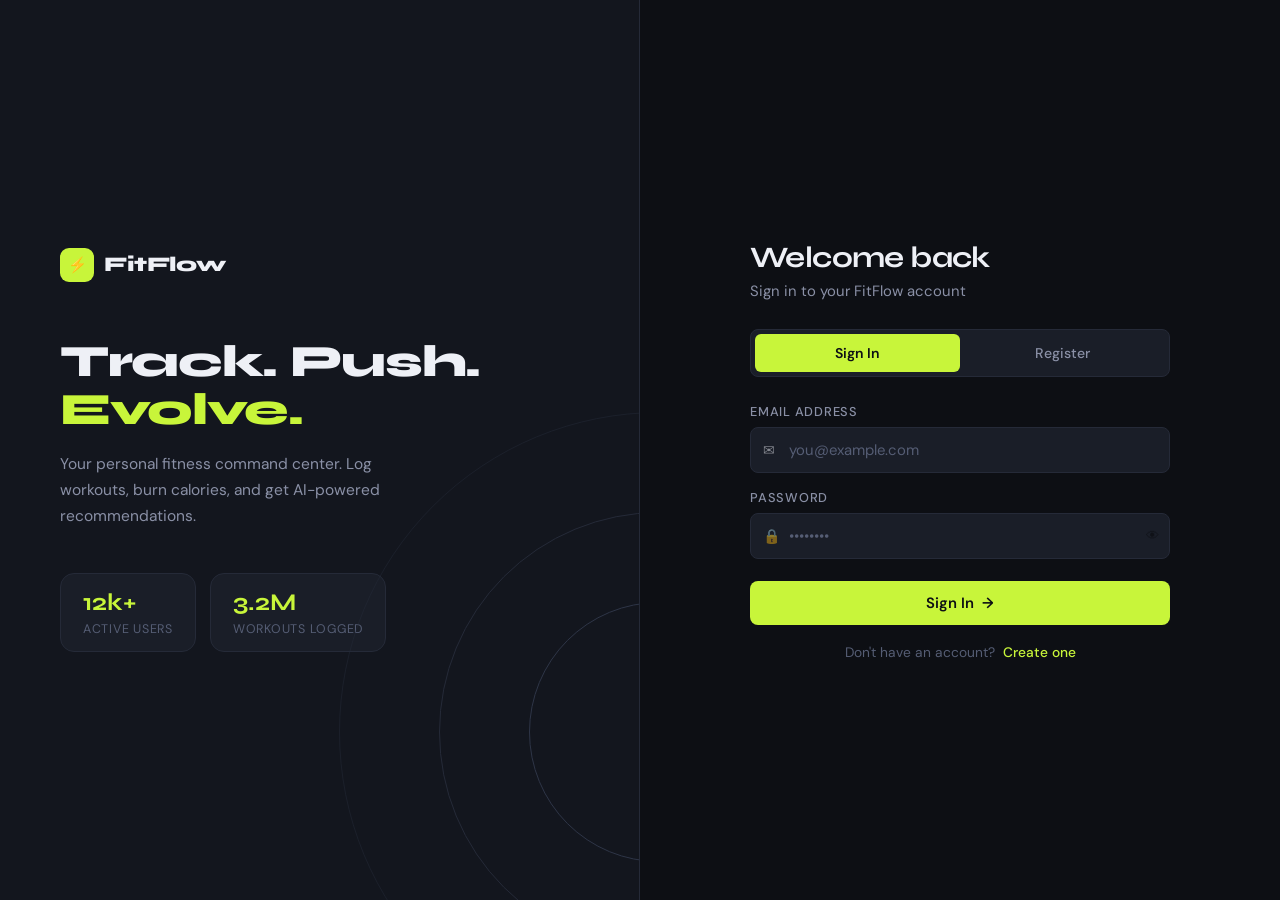
<file: fitness-frontend/index.html>
<!DOCTYPE html>
<html lang="en">
<head>
  <meta charset="UTF-8">
  <meta name="viewport" content="width=device-width, initial-scale=1.0">
  <title>FitFlow — Login</title>
  <link rel="preconnect" href="https://fonts.googleapis.com">
  <link href="https://fonts.googleapis.com/css2?family=Syne:wght@400;600;700;800&family=DM+Sans:ital,wght@0,300;0,400;0,500;1,300&display=swap" rel="stylesheet">
  <link rel="stylesheet" href="style.css">
</head>
<body class="auth-page">

  <div class="auth-split">

    <!-- Left Panel -->
    <div class="auth-brand">
      <div class="brand-inner">
        <div class="logo">
          <span class="logo-icon">⚡</span>
          <span class="logo-text">FitFlow</span>
        </div>
        <h1 class="brand-headline">Track. Push.<br><em>Evolve.</em></h1>
        <p class="brand-sub">Your personal fitness command center. Log workouts, burn calories, and get AI-powered recommendations.</p>
        <div class="brand-stats">
          <div class="stat-pill">
            <span class="stat-num">12k+</span>
            <span class="stat-label">Active Users</span>
          </div>
          <div class="stat-pill">
            <span class="stat-num">3.2M</span>
            <span class="stat-label">Workouts Logged</span>
          </div>
        </div>
        <div class="brand-decoration">
          <div class="deco-ring ring-1"></div>
          <div class="deco-ring ring-2"></div>
          <div class="deco-ring ring-3"></div>
        </div>
      </div>
    </div>

    <!-- Right Panel -->
    <div class="auth-form-panel">
      <div class="auth-card">

        <div class="auth-card-header">
          <h2 id="authTitle">Welcome back</h2>
          <p id="authSubtitle">Sign in to your FitFlow account</p>
        </div>

        <div class="tab-group">
          <button class="tab-btn active" onclick="switchTab('login')">Sign In</button>
          <button class="tab-btn" onclick="switchTab('register')">Register</button>
          <div class="tab-indicator" id="tabIndicator"></div>
        </div>

        <div class="form-group">
          <label for="email">Email address</label>
          <div class="input-wrap">
            <span class="input-icon">✉</span>
            <input type="email" id="email" placeholder="you@example.com" autocomplete="email">
          </div>
        </div>

        <div class="form-group">
          <label for="password">Password</label>
          <div class="input-wrap">
            <span class="input-icon">🔒</span>
            <input type="password" id="password" placeholder="••••••••">
            <button class="toggle-pw" onclick="togglePassword()" type="button">👁</button>
          </div>
        </div>

        <div id="toast" class="toast hidden"></div>

        <button class="btn-primary full-width" id="authBtn" onclick="handleAuth()">
          <span id="btnLabel">Sign In</span>
          <span class="btn-arrow">→</span>
        </button>

        <p class="auth-switch">
          <span id="switchText">Don't have an account?</span>
          <a href="#" onclick="toggleTab()"><span id="switchLink">Create one</span></a>
        </p>

      </div>
    </div>
  </div>

  <script src="script.js"></script>
  <script>
    let currentTab = 'login';

    function switchTab(tab) {
      currentTab = tab;
      document.querySelectorAll('.tab-btn').forEach((b, i) => {
        b.classList.toggle('active', (i === 0 && tab === 'login') || (i === 1 && tab === 'register'));
      });
      document.getElementById('tabIndicator').style.transform =
        tab === 'register' ? 'translateX(100%)' : 'translateX(0)';
      if (tab === 'login') {
        document.getElementById('authTitle').textContent = 'Welcome back';
        document.getElementById('authSubtitle').textContent = 'Sign in to your FitFlow account';
        document.getElementById('btnLabel').textContent = 'Sign In';
        document.getElementById('switchText').textContent = "Don't have an account?";
        document.getElementById('switchLink').textContent = 'Create one';
      } else {
        document.getElementById('authTitle').textContent = 'Get started';
        document.getElementById('authSubtitle').textContent = 'Create your free FitFlow account';
        document.getElementById('btnLabel').textContent = 'Create Account';
        document.getElementById('switchText').textContent = 'Already have an account?';
        document.getElementById('switchLink').textContent = 'Sign in';
      }
    }

    function toggleTab() { switchTab(currentTab === 'login' ? 'register' : 'login'); }
    function handleAuth() { currentTab === 'login' ? login() : register(); }
    function togglePassword() {
      const pw = document.getElementById('password');
      pw.type = pw.type === 'password' ? 'text' : 'password';
    }
    window._showToast = function(msg, type = 'error') {
      const t = document.getElementById('toast');
      t.textContent = msg;
      t.className = `toast ${type}`;
      setTimeout(() => t.className = 'toast hidden', 3500);
    };
  </script>
</body>
</html>
</file>
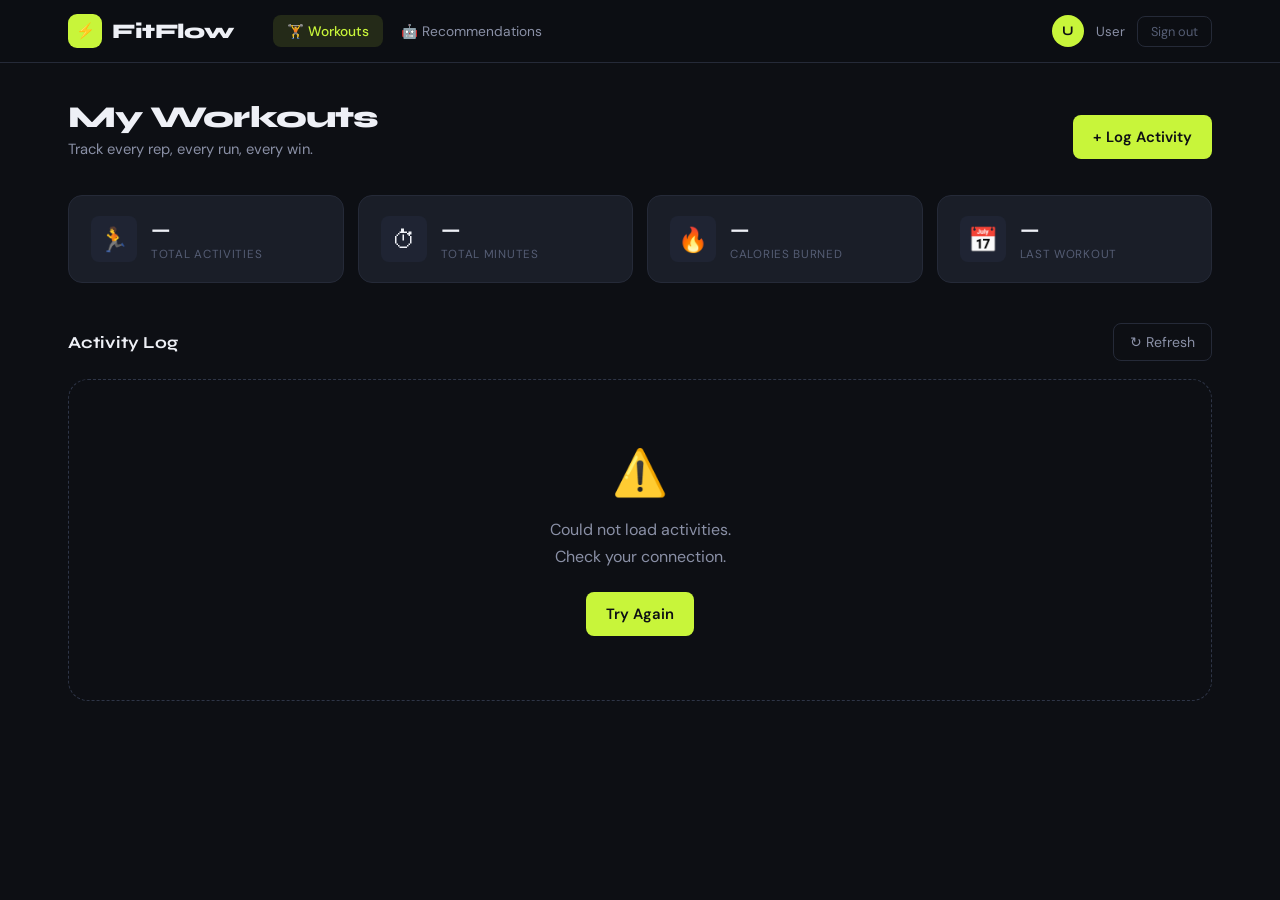
<file: fitness-frontend/dashboard.html>
<!DOCTYPE html>
<html lang="en">
<head>
  <meta charset="UTF-8">
  <meta name="viewport" content="width=device-width, initial-scale=1.0">
  <title>FitFlow — Dashboard</title>
  <link rel="preconnect" href="https://fonts.googleapis.com">
  <link href="https://fonts.googleapis.com/css2?family=Syne:wght@400;600;700;800&family=DM+Sans:ital,wght@0,300;0,400;0,500;1,300&display=swap" rel="stylesheet">
  <link rel="stylesheet" href="style.css">
</head>
<body class="dashboard-page">

  <!-- Navbar -->
  <nav class="navbar">
    <div class="nav-inner">
      <div class="logo">
        <span class="logo-icon">⚡</span>
        <span class="logo-text">FitFlow</span>
      </div>
      <div class="nav-tabs">
        <button class="nav-tab active" onclick="showPage('activities')">🏋️ Workouts</button>
        <button class="nav-tab" onclick="showPage('recommendations')">🤖 Recommendations</button>
      </div>
      <div class="nav-right">
        <div class="user-avatar" id="userAvatar">U</div>
        <span class="user-email" id="userEmail">user@email.com</span>
        <button class="btn-logout" onclick="logout()">Sign out</button>
      </div>
    </div>
  </nav>

  <!-- ========== ACTIVITIES PAGE ========== -->
  <main class="dashboard-main" id="page-activities">

    <div class="page-header">
      <div>
        <h1 class="page-title">My Workouts</h1>
        <p class="page-sub">Track every rep, every run, every win.</p>
      </div>
      <button class="btn-primary" onclick="openModal()">+ Log Activity</button>
    </div>

    <!-- Stats -->
    <div class="stats-row">
      <div class="stat-card">
        <div class="stat-icon">🏃</div>
        <div class="stat-info">
          <span class="stat-value" id="totalActivities">—</span>
          <span class="stat-label">Total Activities</span>
        </div>
      </div>
      <div class="stat-card">
        <div class="stat-icon">⏱</div>
        <div class="stat-info">
          <span class="stat-value" id="totalDuration">—</span>
          <span class="stat-label">Total Minutes</span>
        </div>
      </div>
      <div class="stat-card">
        <div class="stat-icon">🔥</div>
        <div class="stat-info">
          <span class="stat-value" id="totalCalories">—</span>
          <span class="stat-label">Calories Burned</span>
        </div>
      </div>
      <div class="stat-card">
        <div class="stat-icon">📅</div>
        <div class="stat-info">
          <span class="stat-value" id="lastActivity">—</span>
          <span class="stat-label">Last Workout</span>
        </div>
      </div>
    </div>

    <!-- Activity List -->
    <div class="section-header">
      <h2 class="section-title">Activity Log</h2>
      <button class="btn-ghost" onclick="loadActivities()">↻ Refresh</button>
    </div>
    <div id="activityList" class="activity-grid">
      <div class="loading-state">Loading your activities…</div>
    </div>

  </main>

  <!-- ========== RECOMMENDATIONS PAGE ========== -->
  <main class="dashboard-main hidden" id="page-recommendations">

    <div class="page-header">
      <div>
        <h1 class="page-title">AI Recommendations</h1>
        <p class="page-sub">Personalized fitness advice powered by AI.</p>
      </div>
      <button class="btn-primary" onclick="generateRecommendation()">
        <span id="genBtnLabel">⚡ Generate New</span>
      </button>
    </div>

    <!-- User Recommendations -->
    <div class="section-header">
      <h2 class="section-title">Your Recommendations</h2>
      <button class="btn-ghost" onclick="loadUserRecommendations()">↻ Refresh</button>
    </div>
    <div id="recommendationList" class="rec-grid">
      <div class="loading-state">Loading recommendations…</div>
    </div>

  </main>

  <!-- ========== ACTIVITY MODAL ========== -->
  <div class="modal-overlay" id="modalOverlay" onclick="closeModal(event)">
    <div class="modal-card">
      <div class="modal-header">
        <h3>Log New Activity</h3>
        <button class="modal-close" onclick="closeModalDirect()">✕</button>
      </div>

      <div class="activity-type-selector">
        <button class="type-chip active" data-type="RUNNING"      onclick="selectType(this)">🏃 Running</button>
        <button class="type-chip"        data-type="CYCLING"      onclick="selectType(this)">🚴 Cycling</button>
        <button class="type-chip"        data-type="SWIMMING"     onclick="selectType(this)">🏊 Swimming</button>
        <button class="type-chip"        data-type="YOGA"         onclick="selectType(this)">🧘 Yoga</button>
        <button class="type-chip"        data-type="WEIGHTLIFTING" onclick="selectType(this)">🏋️ Weights</button>
        <button class="type-chip"        data-type="WALKING"      onclick="selectType(this)">🚶 Walking</button>
      </div>

      <input type="hidden" id="type" value="RUNNING">

      <div class="modal-fields">
        <div class="form-group">
          <label for="duration">Duration (minutes)</label>
          <div class="input-wrap">
            <span class="input-icon">⏱</span>
            <input type="number" id="duration" placeholder="e.g. 30" min="1">
          </div>
        </div>
        <div class="form-group">
          <label for="calories">Calories Burned</label>
          <div class="input-wrap">
            <span class="input-icon">🔥</span>
            <input type="number" id="calories" placeholder="e.g. 250" min="1">
          </div>
        </div>
      </div>

      <div id="modalToast" class="toast hidden"></div>

      <div class="modal-footer">
        <button class="btn-ghost" onclick="closeModalDirect()">Cancel</button>
        <button class="btn-primary" onclick="addActivity()">Save Activity →</button>
      </div>
    </div>
  </div>

  <!-- ========== RECOMMENDATION DETAIL MODAL ========== -->
  <div class="modal-overlay" id="recModalOverlay" onclick="closeRecModal(event)">
    <div class="modal-card modal-card-wide">
      <div class="modal-header">
        <h3>Recommendation Detail</h3>
        <button class="modal-close" onclick="closeRecModalDirect()">✕</button>
      </div>
      <div id="recModalContent" class="rec-detail-content">
        <div class="loading-state">Loading…</div>
      </div>
    </div>
  </div>

  <script src="script.js"></script>
  <script>
    // Page init
    document.addEventListener('DOMContentLoaded', () => {
      const email = localStorage.getItem('userEmail') || 'User';
      document.getElementById('userEmail').textContent = email;
      document.getElementById('userAvatar').textContent = email[0].toUpperCase();
      loadActivities();
    });

    // Page switching
    function showPage(page) {
      document.querySelectorAll('.dashboard-main').forEach(p => p.classList.add('hidden'));
      document.getElementById('page-' + page).classList.remove('hidden');
      document.querySelectorAll('.nav-tab').forEach((t, i) => {
        t.classList.toggle('active', (i === 0 && page === 'activities') || (i === 1 && page === 'recommendations'));
      });
      if (page === 'recommendations') loadUserRecommendations();
    }

    function logout() { localStorage.clear(); window.location.href = 'index.html'; }

    // Activity modal
    function openModal() { document.getElementById('modalOverlay').classList.add('active'); }
    function closeModal(e) { if (e.target === document.getElementById('modalOverlay')) closeModalDirect(); }
    function closeModalDirect() { document.getElementById('modalOverlay').classList.remove('active'); }
    function selectType(btn) {
      document.querySelectorAll('.type-chip').forEach(b => b.classList.remove('active'));
      btn.classList.add('active');
      document.getElementById('type').value = btn.dataset.type;
    }

    // Rec modal
    function openRecModal() { document.getElementById('recModalOverlay').classList.add('active'); }
    function closeRecModal(e) { if (e.target === document.getElementById('recModalOverlay')) closeRecModalDirect(); }
    function closeRecModalDirect() { document.getElementById('recModalOverlay').classList.remove('active'); }

    // Toast
    window._showModalToast = function(msg, type = 'error') {
      const t = document.getElementById('modalToast');
      t.textContent = msg;
      t.className = `toast ${type}`;
      setTimeout(() => t.className = 'toast hidden', 3000);
    };

    // Stats
    function updateStats(activities) {
      if (!activities || !activities.length) return;
      document.getElementById('totalActivities').textContent = activities.length;
      document.getElementById('totalDuration').textContent = activities.reduce((s, a) => s + (a.duration || 0), 0);
      document.getElementById('totalCalories').textContent = activities.reduce((s, a) => s + (a.caloriesBurned || 0), 0).toLocaleString();
      const last = activities[activities.length - 1];
      document.getElementById('lastActivity').textContent = last && last.createdAt
        ? new Date(last.createdAt).toLocaleDateString('en', { month: 'short', day: 'numeric' })
        : 'Today';
    }
  </script>
</body>
</html>
</file>
<file: fitness-frontend/style.css>
/* ============================================================
   FitFlow — Design System
   ============================================================ */
*, *::before, *::after { box-sizing: border-box; margin: 0; padding: 0; }

:root {
  --bg:             #0d0f14;
  --bg-surface:     #13161e;
  --bg-card:        #1a1e28;
  --bg-hover:       #1f2433;
  --border:         #252a38;
  --border-light:   #2e3547;

  --accent:         #c8f53a;
  --accent-dim:     rgba(200,245,58,0.12);
  --accent-glow:    rgba(200,245,58,0.25);

  --text-primary:   #eef0f6;
  --text-secondary: #8a90a6;
  --text-muted:     #555d74;

  --danger:   #ff5757;
  --success:  #3adf8a;
  --info:     #5b9cf6;

  --radius-sm: 8px;
  --radius-md: 14px;
  --radius-lg: 20px;
  --radius-xl: 28px;

  --shadow-md:   0 8px 30px rgba(0,0,0,.5);
  --shadow-glow: 0 0 24px rgba(200,245,58,.18);

  --font-display: 'Syne', sans-serif;
  --font-body:    'DM Sans', sans-serif;
  --transition:   200ms cubic-bezier(.4,0,.2,1);
}

html { font-size: 16px; }
body {
  font-family: var(--font-body);
  background: var(--bg);
  color: var(--text-primary);
  min-height: 100vh;
  -webkit-font-smoothing: antialiased;
}
a { color: var(--accent); text-decoration: none; }
a:hover { text-decoration: underline; }
.hidden { display: none !important; }

/* ---------- Logo ---------- */
.logo {
  display: flex; align-items: center; gap: 10px;
  font-family: var(--font-display); font-weight: 800;
  font-size: 1.3rem; letter-spacing: -0.02em;
  color: var(--text-primary); user-select: none;
}
.logo-icon {
  width: 34px; height: 34px; background: var(--accent);
  border-radius: 9px; display: flex; align-items: center;
  justify-content: center; font-size: .95rem;
}

/* ============================================================
   AUTH PAGE
   ============================================================ */
.auth-page { display: flex; min-height: 100vh; }
.auth-split { display: grid; grid-template-columns: 1fr 1fr; width: 100%; min-height: 100vh; }

.auth-brand {
  background: var(--bg-surface);
  border-right: 1px solid var(--border);
  position: relative; overflow: hidden;
  display: flex; align-items: center; padding: 60px;
}
.brand-inner { position: relative; z-index: 2; width: 100%; }
.auth-brand .logo { margin-bottom: 56px; }

.brand-headline {
  font-family: var(--font-display);
  font-size: clamp(2.2rem, 3.5vw, 3.6rem);
  font-weight: 800; line-height: 1.08;
  letter-spacing: -0.03em; margin-bottom: 18px;
}
.brand-headline em { font-style: normal; color: var(--accent); }

.brand-sub {
  font-size: .97rem; color: var(--text-secondary);
  line-height: 1.65; max-width: 340px; margin-bottom: 44px;
}

.brand-stats { display: flex; gap: 14px; }
.stat-pill {
  background: var(--bg-card); border: 1px solid var(--border);
  border-radius: var(--radius-md); padding: 14px 22px;
  display: flex; flex-direction: column; gap: 4px;
}
.stat-pill .stat-num {
  font-family: var(--font-display); font-size: 1.5rem;
  font-weight: 700; color: var(--accent);
}
.stat-pill .stat-label {
  font-size: .78rem; color: var(--text-muted);
  text-transform: uppercase; letter-spacing: .06em;
}

.brand-decoration { position: absolute; right: -80px; bottom: -80px; pointer-events: none; }
.deco-ring { position: absolute; border-radius: 50%; border: 1px solid var(--border); transform: translate(-50%,-50%); }
.ring-1 { width: 260px; height: 260px; border-color: var(--border-light); }
.ring-2 { width: 440px; height: 440px; }
.ring-3 { width: 640px; height: 640px; opacity: .5; }

.auth-form-panel { display: flex; align-items: center; justify-content: center; padding: 40px 24px; }
.auth-card { width: 100%; max-width: 420px; }
.auth-card-header { margin-bottom: 28px; }
.auth-card-header h2 {
  font-family: var(--font-display); font-size: 1.85rem;
  font-weight: 700; letter-spacing: -0.02em; margin-bottom: 6px;
}
.auth-card-header p { color: var(--text-secondary); font-size: .93rem; }

/* Tabs */
.tab-group {
  display: grid; grid-template-columns: 1fr 1fr;
  position: relative; background: var(--bg-card);
  border: 1px solid var(--border); border-radius: var(--radius-sm);
  padding: 4px; margin-bottom: 26px; overflow: hidden;
}
.tab-indicator {
  position: absolute; top: 4px; bottom: 4px; left: 4px;
  width: calc(50% - 4px); background: var(--accent);
  border-radius: calc(var(--radius-sm) - 2px);
  transition: transform var(--transition); z-index: 0;
}
.tab-btn {
  position: relative; z-index: 1; background: none; border: none;
  padding: 10px; font-family: var(--font-body); font-size: .88rem;
  font-weight: 500; color: var(--text-secondary); cursor: pointer;
  transition: color var(--transition);
}
.tab-btn.active { color: #0d0f14; font-weight: 600; }

/* Form */
.form-group { margin-bottom: 16px; }
.form-group label {
  display: block; font-size: .8rem; font-weight: 500;
  color: var(--text-secondary); text-transform: uppercase;
  letter-spacing: .06em; margin-bottom: 7px;
}
.input-wrap { position: relative; display: flex; align-items: center; }
.input-icon { position: absolute; left: 13px; font-size: .88rem; opacity: .5; pointer-events: none; }
.input-wrap input {
  width: 100%; background: var(--bg-card);
  border: 1px solid var(--border); border-radius: var(--radius-sm);
  padding: 12px 13px 12px 38px;
  font-family: var(--font-body); font-size: .93rem;
  color: var(--text-primary); outline: none;
  transition: border-color var(--transition), box-shadow var(--transition);
}
.input-wrap input::placeholder { color: var(--text-muted); }
.input-wrap input:focus { border-color: var(--accent); box-shadow: 0 0 0 3px var(--accent-dim); }
.toggle-pw {
  position: absolute; right: 11px; background: none; border: none;
  cursor: pointer; opacity: .4; font-size: .83rem;
  transition: opacity var(--transition);
}
.toggle-pw:hover { opacity: .8; }

/* Buttons */
.btn-primary {
  display: inline-flex; align-items: center; justify-content: center; gap: 8px;
  background: var(--accent); color: #0d0f14; border: none;
  border-radius: var(--radius-sm); padding: 12px 20px;
  font-family: var(--font-body); font-size: .93rem; font-weight: 600;
  cursor: pointer; white-space: nowrap;
  transition: transform var(--transition), box-shadow var(--transition);
}
.btn-primary:hover { transform: translateY(-1px); box-shadow: var(--shadow-glow); }
.btn-primary:active { transform: translateY(0); }
.btn-primary:disabled { opacity: .6; cursor: not-allowed; transform: none; }
.btn-primary.full-width { width: 100%; margin-top: 6px; }
.btn-arrow { transition: transform var(--transition); }
.btn-primary:hover .btn-arrow { transform: translateX(3px); }

.btn-ghost {
  display: inline-flex; align-items: center; gap: 6px;
  background: none; border: 1px solid var(--border);
  color: var(--text-secondary); border-radius: var(--radius-sm);
  padding: 9px 16px; font-family: var(--font-body); font-size: .88rem;
  cursor: pointer; transition: all var(--transition);
}
.btn-ghost:hover { border-color: var(--border-light); color: var(--text-primary); background: var(--bg-card); }

.auth-switch { text-align: center; margin-top: 18px; font-size: .86rem; color: var(--text-muted); }
.auth-switch a { margin-left: 4px; font-weight: 500; }

/* Toast */
.toast {
  border-radius: var(--radius-sm); padding: 10px 13px;
  font-size: .86rem; margin: 10px 0; font-weight: 500;
}
.toast.hidden { display: none; }
.toast.error  { background: rgba(255,87,87,.12); border: 1px solid rgba(255,87,87,.25); color: #ff8a8a; }
.toast.success{ background: rgba(58,223,138,.1);  border: 1px solid rgba(58,223,138,.25); color: var(--success); }

/* ============================================================
   DASHBOARD
   ============================================================ */
.dashboard-page { background: var(--bg); }

/* Navbar */
.navbar {
  position: sticky; top: 0; z-index: 100;
  background: rgba(13,15,20,.88);
  backdrop-filter: blur(16px);
  border-bottom: 1px solid var(--border);
}
.nav-inner {
  max-width: 1200px; margin: 0 auto;
  padding: 0 28px; height: 62px;
  display: flex; align-items: center; gap: 24px;
}
.nav-tabs { display: flex; gap: 4px; margin-left: 16px; }
.nav-tab {
  background: none; border: none; border-radius: var(--radius-sm);
  padding: 7px 14px; font-family: var(--font-body); font-size: .86rem;
  color: var(--text-secondary); cursor: pointer;
  transition: all var(--transition);
}
.nav-tab:hover { color: var(--text-primary); background: var(--bg-card); }
.nav-tab.active { color: var(--accent); background: var(--accent-dim); font-weight: 500; }

.nav-right { display: flex; align-items: center; gap: 12px; margin-left: auto; }
.user-avatar {
  width: 32px; height: 32px; background: var(--accent); color: #0d0f14;
  border-radius: 50%; display: flex; align-items: center; justify-content: center;
  font-family: var(--font-display); font-weight: 700; font-size: .82rem;
}
.user-email { font-size: .83rem; color: var(--text-secondary); }
.btn-logout {
  background: none; border: 1px solid var(--border); color: var(--text-muted);
  border-radius: var(--radius-sm); padding: 6px 13px;
  font-family: var(--font-body); font-size: .8rem; cursor: pointer;
  transition: all var(--transition);
}
.btn-logout:hover { border-color: var(--danger); color: var(--danger); }

/* Main layout */
.dashboard-main { max-width: 1200px; margin: 0 auto; padding: 36px 28px 80px; }

.page-header {
  display: flex; align-items: flex-end;
  justify-content: space-between; margin-bottom: 36px; gap: 16px;
}
.page-title {
  font-family: var(--font-display); font-size: 1.9rem;
  font-weight: 800; letter-spacing: -0.03em; margin-bottom: 4px;
}
.page-sub { color: var(--text-secondary); font-size: .92rem; }

/* Stats */
.stats-row { display: grid; grid-template-columns: repeat(4,1fr); gap: 14px; margin-bottom: 40px; }
.stat-card {
  background: var(--bg-card); border: 1px solid var(--border);
  border-radius: var(--radius-md); padding: 20px 22px;
  display: flex; align-items: center; gap: 14px;
  transition: border-color var(--transition), transform var(--transition);
}
.stat-card:hover { border-color: var(--border-light); transform: translateY(-2px); }
.stat-icon {
  font-size: 1.5rem; width: 46px; height: 46px;
  background: var(--bg-hover); border-radius: var(--radius-sm);
  display: flex; align-items: center; justify-content: center; flex-shrink: 0;
}
.stat-info { display: flex; flex-direction: column; gap: 3px; }
.stat-value { font-family: var(--font-display); font-size: 1.45rem; font-weight: 700; }
.stat-label { font-size: .73rem; color: var(--text-muted); text-transform: uppercase; letter-spacing: .06em; }

/* Section header */
.section-header { display: flex; align-items: center; justify-content: space-between; margin-bottom: 18px; }
.section-title { font-family: var(--font-display); font-size: 1.05rem; font-weight: 700; }

/* Activity grid */
.activity-grid { display: grid; grid-template-columns: repeat(auto-fill, minmax(290px,1fr)); gap: 14px; }

.activity-card {
  background: var(--bg-card); border: 1px solid var(--border);
  border-radius: var(--radius-md); padding: 20px;
  display: flex; align-items: flex-start; gap: 14px;
  transition: border-color var(--transition), transform var(--transition), box-shadow var(--transition);
  animation: cardIn .3s ease both;
}
@keyframes cardIn { from { opacity:0; transform:translateY(10px); } to { opacity:1; transform:translateY(0); } }
.activity-card:hover { border-color: var(--border-light); transform: translateY(-2px); box-shadow: var(--shadow-md); }

.activity-card-icon {
  width: 46px; height: 46px; background: var(--accent-dim);
  border: 1px solid rgba(200,245,58,.2); border-radius: var(--radius-sm);
  display: flex; align-items: center; justify-content: center;
  font-size: 1.25rem; flex-shrink: 0;
}
.activity-card-body { flex: 1; min-width: 0; }
.activity-card-type {
  font-family: var(--font-display); font-size: .87rem; font-weight: 700;
  letter-spacing: .04em; text-transform: uppercase;
  color: var(--accent); margin-bottom: 6px;
}
.activity-card-meta { display: flex; gap: 14px; flex-wrap: wrap; }
.meta-item { display: flex; align-items: center; gap: 5px; font-size: .83rem; color: var(--text-secondary); }
.activity-card-date { font-size: .73rem; color: var(--text-muted); margin-top: 9px; }

/* Recommendation grid */
.rec-grid { display: grid; grid-template-columns: repeat(auto-fill, minmax(320px,1fr)); gap: 16px; }

.rec-card {
  background: var(--bg-card); border: 1px solid var(--border);
  border-radius: var(--radius-md); padding: 22px;
  cursor: pointer;
  transition: border-color var(--transition), transform var(--transition), box-shadow var(--transition);
  animation: cardIn .3s ease both;
}
.rec-card:hover { border-color: var(--accent-glow); transform: translateY(-2px); box-shadow: var(--shadow-md); }

.rec-card-top { display: flex; align-items: flex-start; justify-content: space-between; gap: 10px; margin-bottom: 12px; }
.rec-badge {
  font-size: .72rem; font-weight: 600; text-transform: uppercase;
  letter-spacing: .07em; padding: 3px 10px;
  border-radius: 20px; white-space: nowrap;
}
.rec-badge.ai    { background: rgba(91,156,246,.15); color: var(--info); border: 1px solid rgba(91,156,246,.25); }
.rec-badge.type  { background: var(--accent-dim); color: var(--accent); border: 1px solid rgba(200,245,58,.2); }

.rec-card-title { font-family: var(--font-display); font-size: 1rem; font-weight: 700; margin-bottom: 8px; line-height: 1.3; }
.rec-card-preview {
  font-size: .85rem; color: var(--text-secondary); line-height: 1.6;
  display: -webkit-box; -webkit-line-clamp: 3; -webkit-box-orient: vertical; overflow: hidden;
}
.rec-card-footer { display: flex; align-items: center; justify-content: space-between; margin-top: 14px; }
.rec-card-date { font-size: .73rem; color: var(--text-muted); }
.rec-card-link { font-size: .82rem; color: var(--accent); font-weight: 500; }

/* Rec detail */
.rec-detail-content { padding: 0; }
.rec-detail-content .rec-meta { display: flex; gap: 8px; flex-wrap: wrap; margin-bottom: 18px; }
.rec-detail-content .rec-body {
  font-size: .93rem; color: var(--text-secondary);
  line-height: 1.75; white-space: pre-wrap;
  max-height: 400px; overflow-y: auto;
  background: var(--bg-hover); border-radius: var(--radius-sm);
  padding: 16px;
}

/* Empty / loading */
.empty-state {
  grid-column: 1 / -1; text-align: center; padding: 64px 24px;
  border: 1px dashed var(--border-light); border-radius: var(--radius-lg);
  color: var(--text-secondary);
}
.empty-icon { font-size: 2.8rem; margin-bottom: 14px; }
.empty-state p { margin-bottom: 22px; line-height: 1.7; }
.loading-state { grid-column: 1 / -1; text-align: center; padding: 44px; color: var(--text-muted); font-size: .92rem; }

/* Modal */
.modal-overlay {
  position: fixed; inset: 0; background: rgba(0,0,0,.65);
  backdrop-filter: blur(6px); z-index: 200;
  display: flex; align-items: center; justify-content: center; padding: 24px;
  opacity: 0; pointer-events: none; transition: opacity var(--transition);
}
.modal-overlay.active { opacity: 1; pointer-events: all; }

.modal-card {
  background: var(--bg-card); border: 1px solid var(--border-light);
  border-radius: var(--radius-xl); width: 100%; max-width: 500px; padding: 30px;
  box-shadow: var(--shadow-md);
  transform: translateY(14px) scale(.97);
  transition: transform var(--transition);
}
.modal-card-wide { max-width: 640px; }
.modal-overlay.active .modal-card { transform: translateY(0) scale(1); }

.modal-header { display: flex; align-items: center; justify-content: space-between; margin-bottom: 24px; }
.modal-header h3 { font-family: var(--font-display); font-size: 1.15rem; font-weight: 700; }
.modal-close {
  background: var(--bg-hover); border: 1px solid var(--border);
  color: var(--text-secondary); width: 30px; height: 30px;
  border-radius: 50%; display: flex; align-items: center;
  justify-content: center; cursor: pointer; font-size: .78rem;
  transition: all var(--transition);
}
.modal-close:hover { border-color: var(--danger); color: var(--danger); }

.activity-type-selector { display: flex; flex-wrap: wrap; gap: 8px; margin-bottom: 22px; }
.type-chip {
  background: var(--bg-hover); border: 1px solid var(--border);
  color: var(--text-secondary); border-radius: 20px; padding: 7px 15px;
  font-family: var(--font-body); font-size: .8rem; font-weight: 500;
  cursor: pointer; transition: all var(--transition);
}
.type-chip:hover { border-color: var(--border-light); color: var(--text-primary); }
.type-chip.active { background: var(--accent-dim); border-color: rgba(200,245,58,.4); color: var(--accent); font-weight: 600; }

.modal-fields { display: grid; grid-template-columns: 1fr 1fr; gap: 14px; }
.modal-footer { display: flex; justify-content: flex-end; gap: 10px; margin-top: 26px; }

/* Spinner */
.spinner {
  display: inline-block; width: 14px; height: 14px;
  border: 2px solid rgba(13,15,20,.3); border-top-color: #0d0f14;
  border-radius: 50%; animation: spin .7s linear infinite; vertical-align: middle;
}
@keyframes spin { to { transform: rotate(360deg); } }

/* ============================================================
   RESPONSIVE
   ============================================================ */
@media (max-width: 900px) {
  .auth-split { grid-template-columns: 1fr; }
  .auth-brand { display: none; }
  .stats-row { grid-template-columns: 1fr 1fr; }
  .nav-tabs { display: none; }
}
@media (max-width: 640px) {
  .nav-inner { padding: 0 16px; gap: 12px; }
  .dashboard-main { padding: 20px 16px 60px; }
  .page-header { flex-direction: column; align-items: flex-start; }
  .stats-row { grid-template-columns: 1fr 1fr; gap: 10px; }
  .stat-card { padding: 14px; }
  .stat-value { font-size: 1.2rem; }
  .activity-grid, .rec-grid { grid-template-columns: 1fr; }
  .modal-fields { grid-template-columns: 1fr; }
  .user-email { display: none; }
}
@media (max-width: 380px) {
  .stats-row { grid-template-columns: 1fr; }
}
</file>
